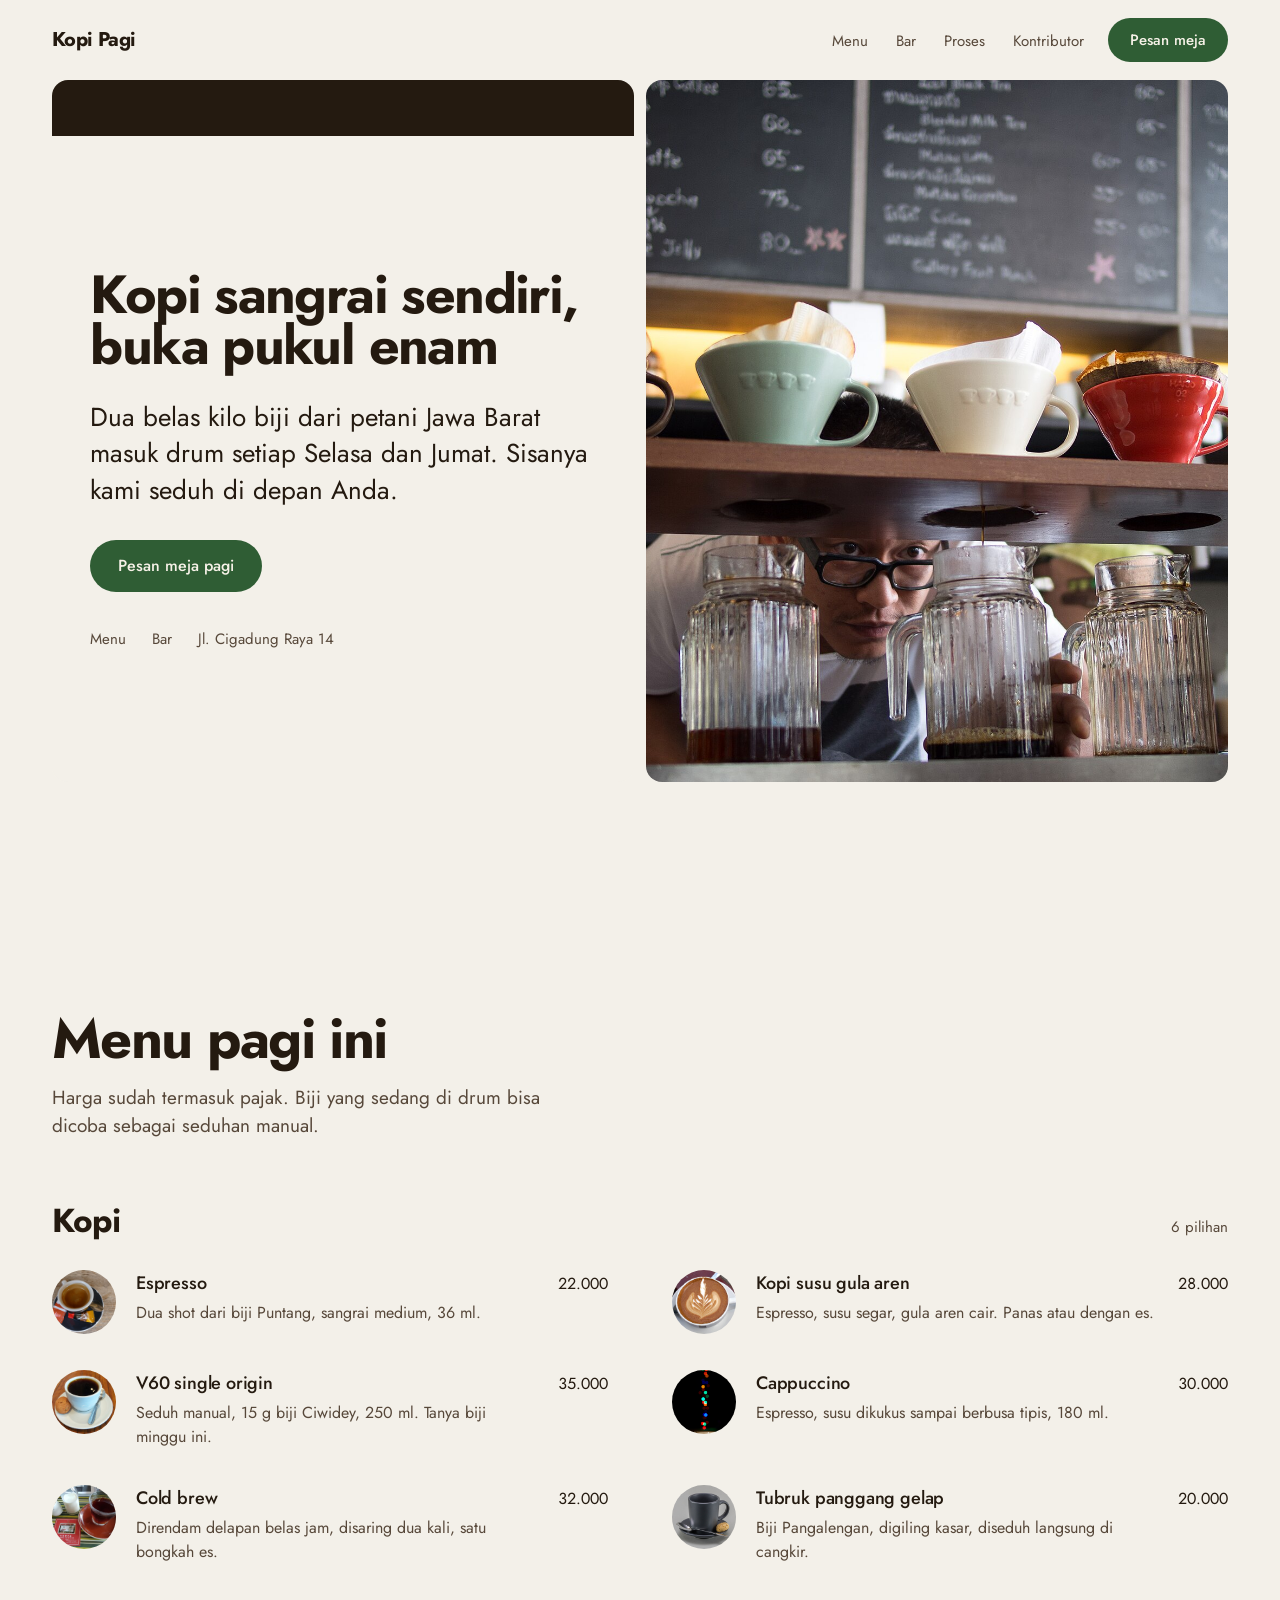
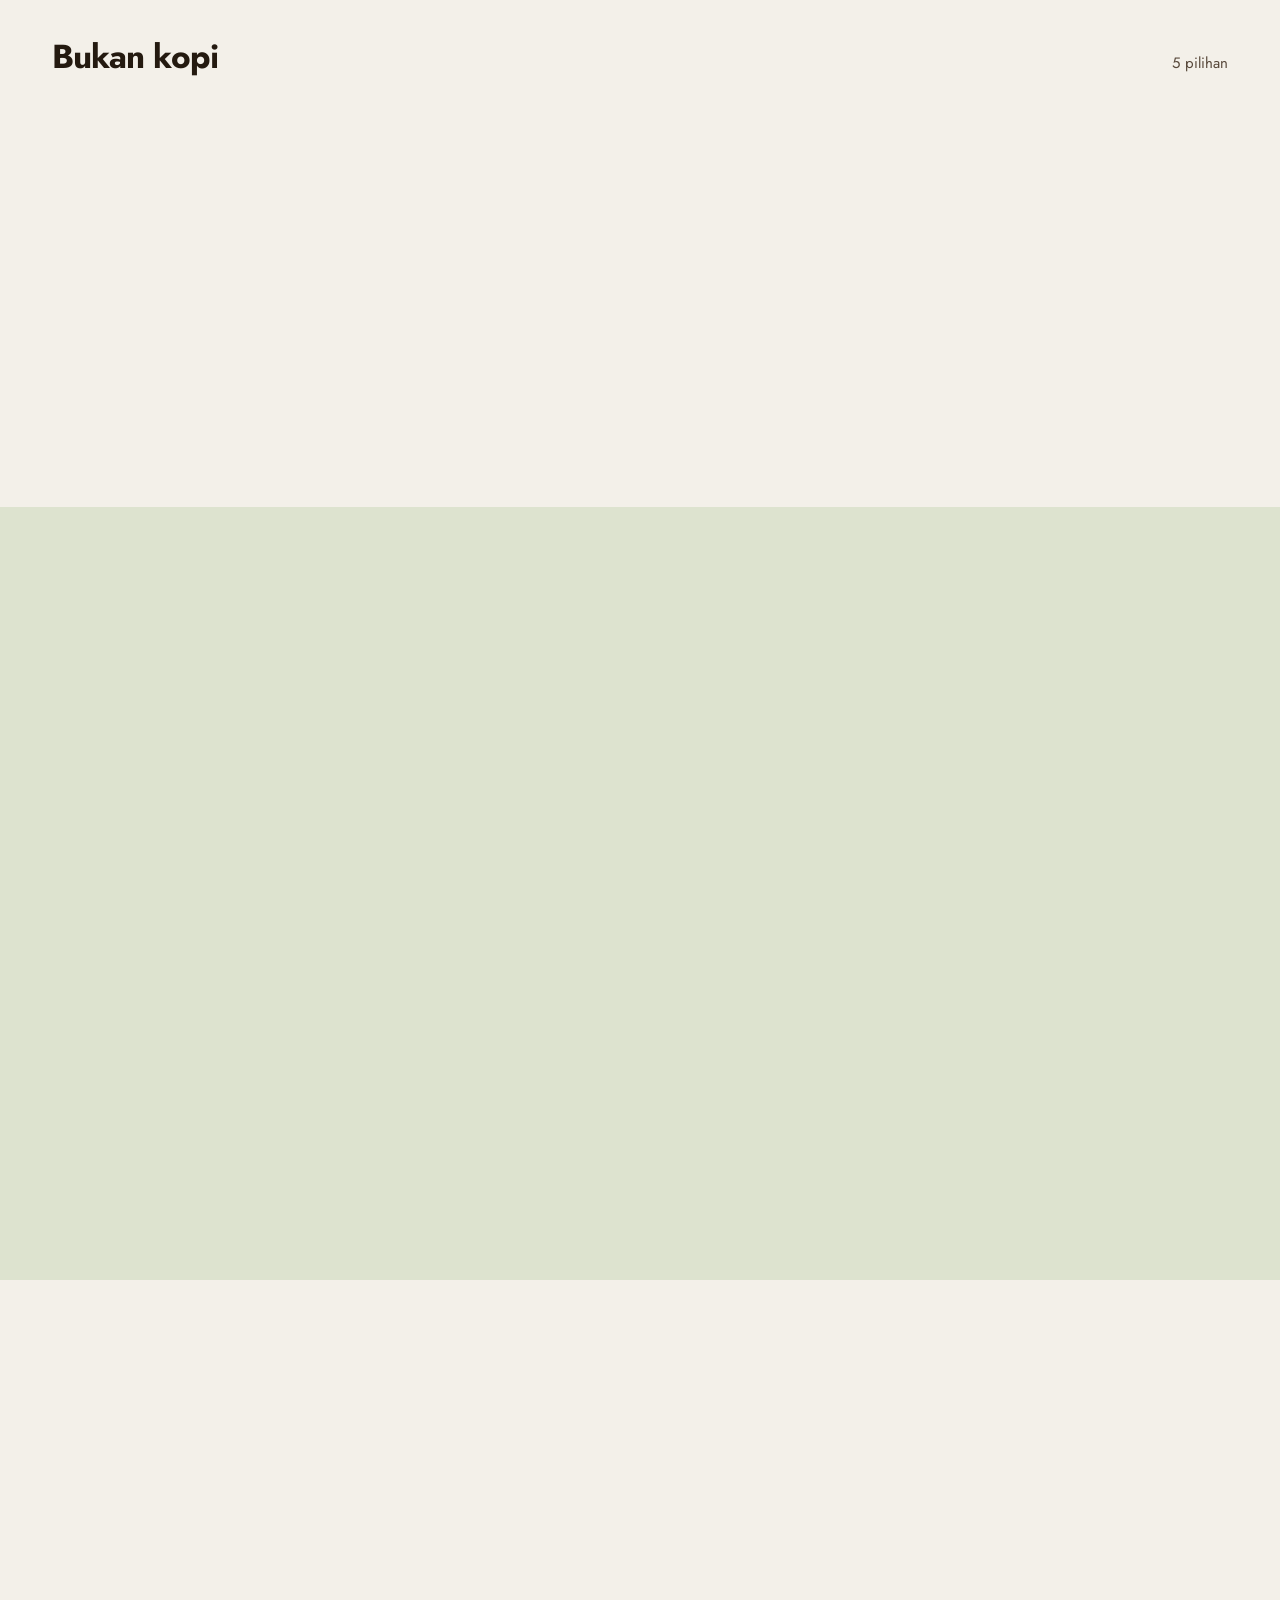
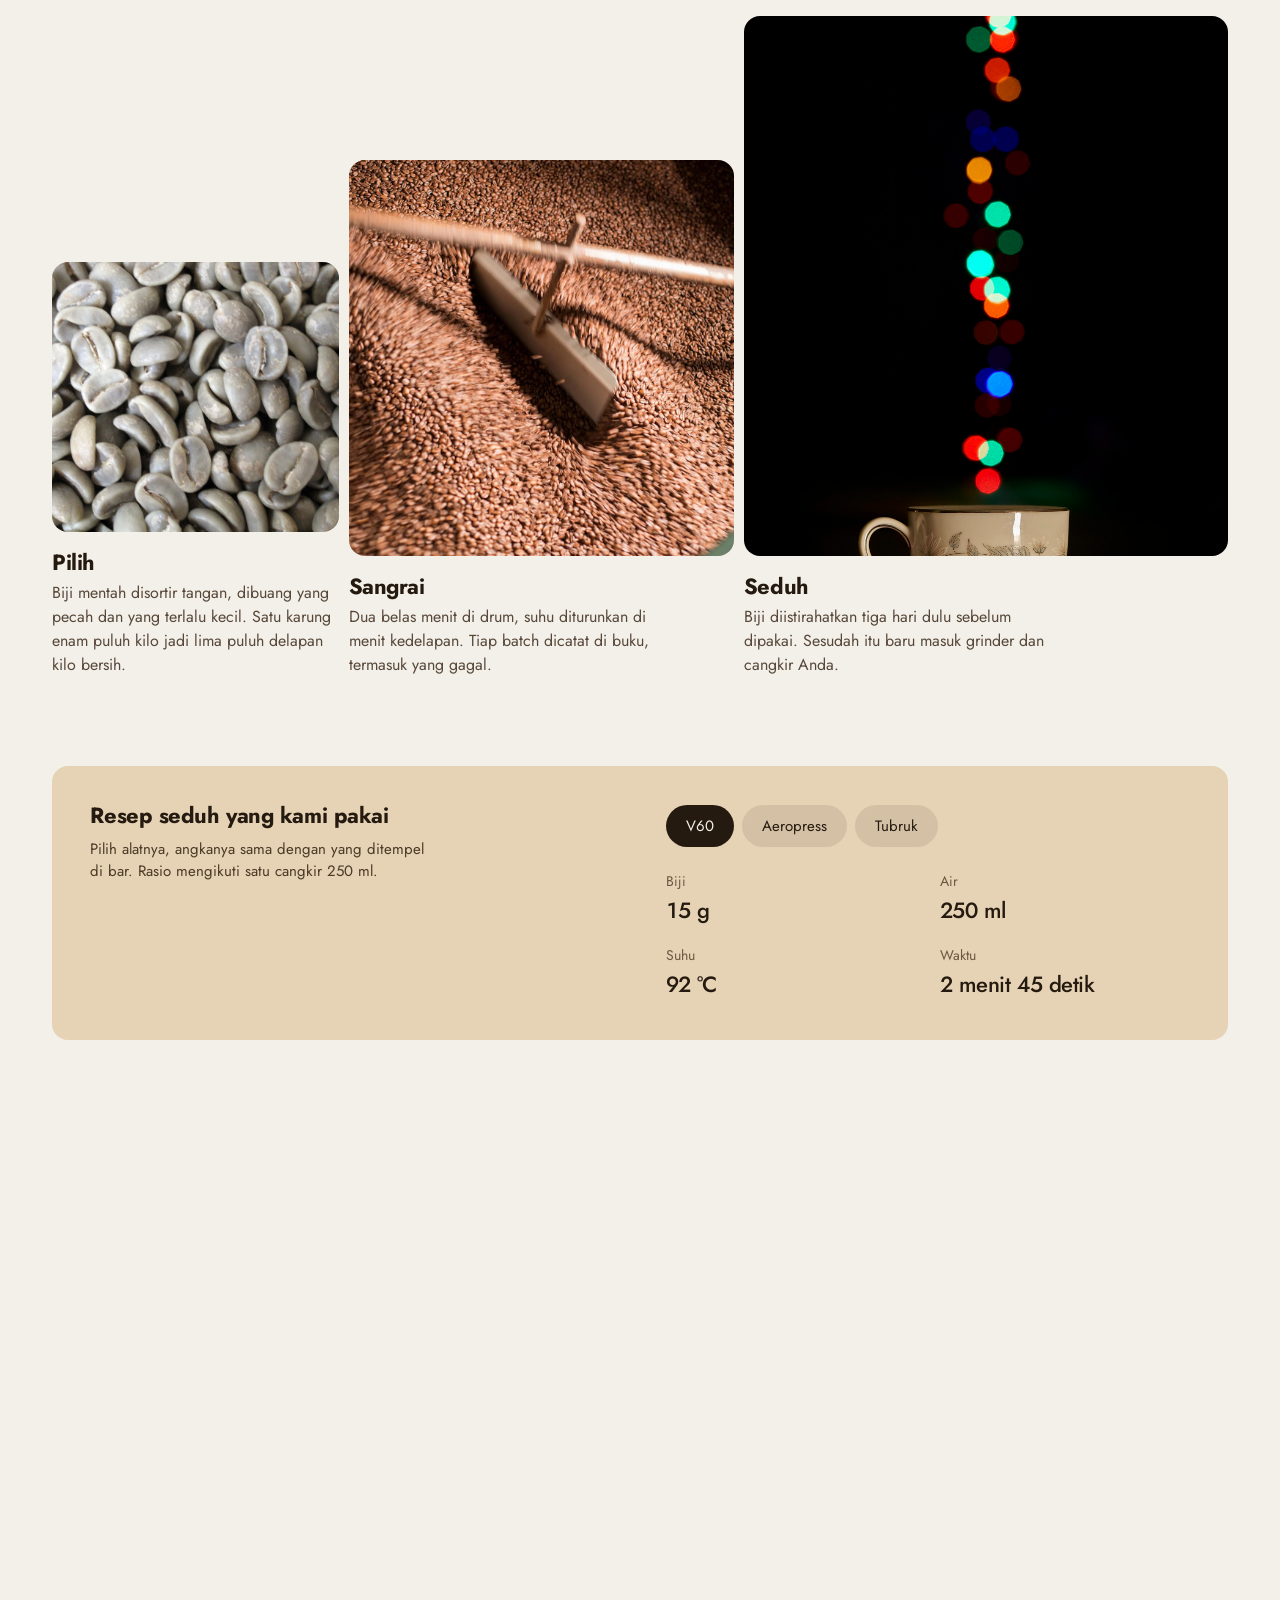
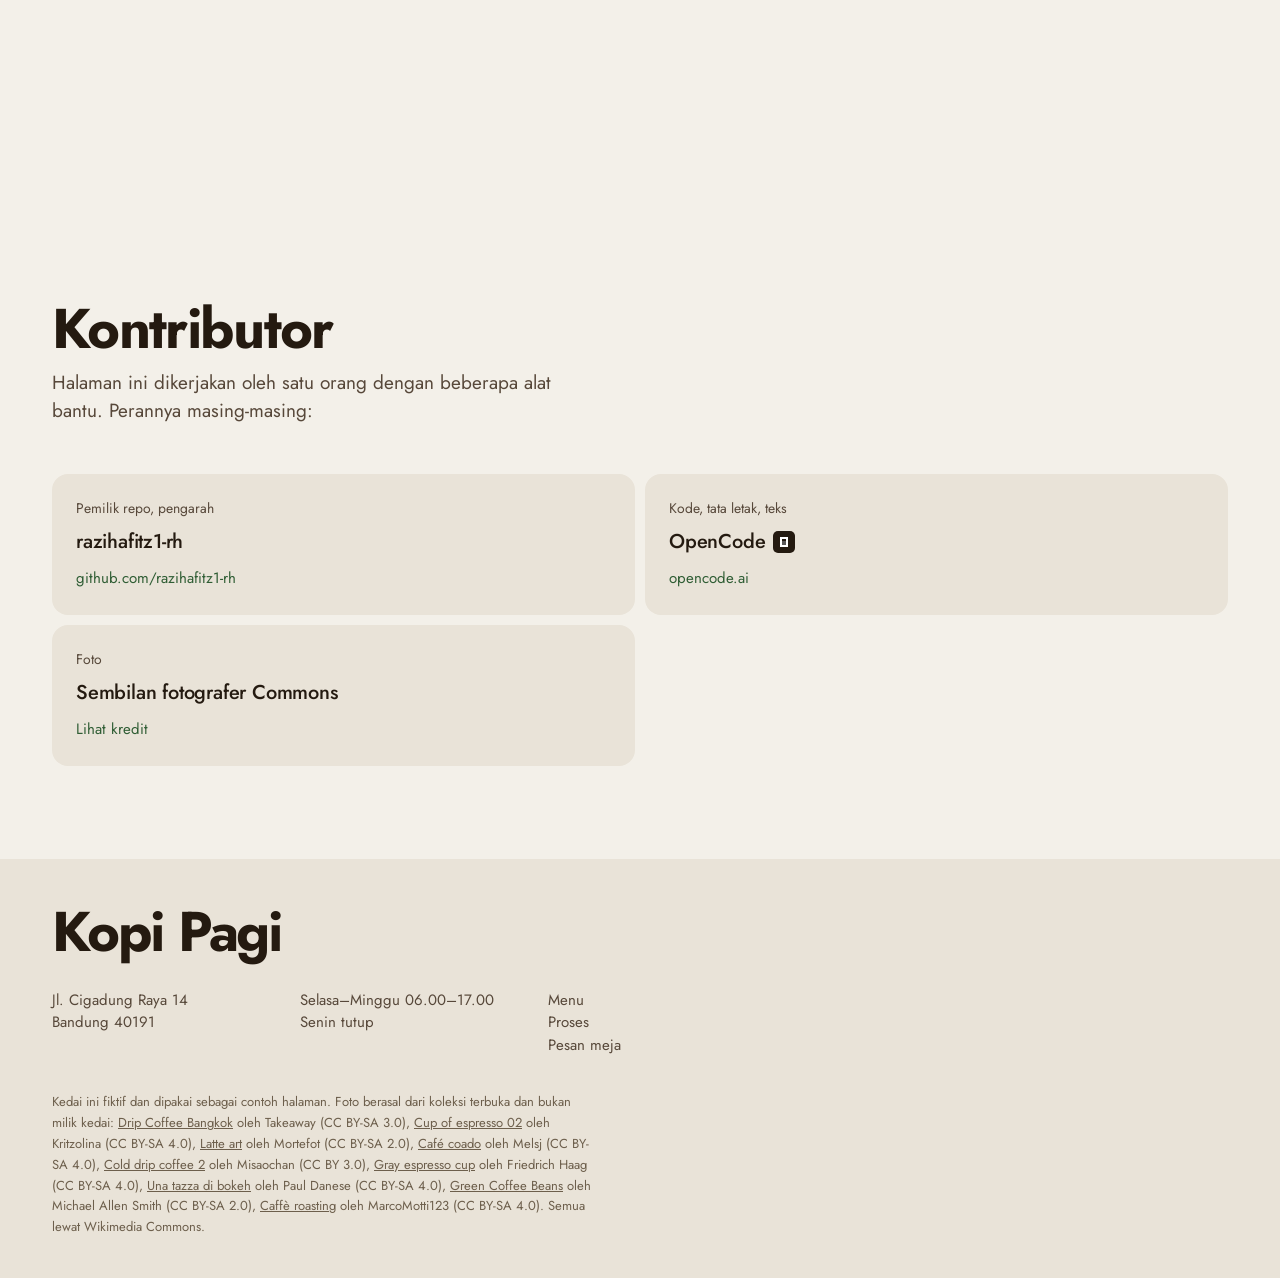
<file: index.html>
<!DOCTYPE html>
<html lang="id">
<head>
<meta charset="UTF-8">
<meta name="viewport" content="width=device-width, initial-scale=1.0">
<title>Kopi Pagi — Sangrai sendiri di Cigadung, buka pukul enam</title>
<link rel="icon" href="data:image/svg+xml,%3Csvg xmlns='http://www.w3.org/2000/svg' viewBox='0 0 32 32'%3E%3Ccircle cx='16' cy='16' r='14' fill='%23241a10'/%3E%3Cellipse cx='16' cy='16' rx='5' ry='8' fill='%23f7f2e8'/%3E%3C/svg%3E">
<meta name="description" content="Kedai sangrai kopi di Cigadung, Bandung. Biji Jawa Barat, disangrai Selasa dan Jumat, diseduh sejak pukul enam.">
<link rel="stylesheet" href="assets/styles.css">
<script>document.documentElement.className += ' js';</script>
</head>
<body>

<a class="skip" href="#menu">Langsung ke menu</a>

<nav class="nav">
  <div class="frame nav__row">
    <a class="wordmark" href="#atas">Kopi Pagi</a>
    <ul class="nav__links">
      <li><a href="#menu">Menu</a></li>
      <li><a href="#ruang">Bar</a></li>
      <li><a href="#proses">Proses</a></li>
      <li><a href="#kontributor">Kontributor</a></li>
    </ul>
    <a class="btn btn--small" href="#kunjungi">Pesan meja</a>
  </div>
</nav>

<header class="hero" id="atas">
  <div class="frame hero__grid">
    <div class="card">
      <h1 class="card__title">Kopi sangrai sendiri, buka pukul enam</h1>
      <p class="card__lead">Dua belas kilo biji dari petani Jawa Barat masuk drum setiap Selasa dan Jumat. Sisanya kami seduh di depan Anda.</p>
      <a class="btn" href="#kunjungi">Pesan meja pagi</a>
      <ul class="card__links">
        <li><a href="#menu">Menu</a></li>
        <li><a href="#ruang">Bar</a></li>
        <li><a href="#kunjungi">Jl. Cigadung Raya 14</a></li>
      </ul>
    </div>
    <div class="stage">
      <img class="stage__photo" src="assets/drip-coffee-bangkok.jpg" width="1920" height="1296" alt="Bar kedai kopi dengan papan menu kapur, rak alat seduh, dan stoples biji di belakang meja." fetchpriority="high">
    </div>
  </div>
</header>

<main>

<section class="menu" id="menu">
  <div class="frame">
    <div class="section-head reveal">
      <h2>Menu pagi ini</h2>
      <p>Harga sudah termasuk pajak. Biji yang sedang di drum bisa dicoba sebagai seduhan manual.</p>
    </div>

    <div class="menu__group">
      <div class="menu__head reveal">
        <h3>Kopi</h3>
        <span class="menu__count">6 pilihan</span>
      </div>
      <ul class="items">
        <li class="item reveal">
          <img class="item__dot" src="assets/cup-of-espresso-02.jpg" width="128" height="128" alt="Espresso dalam cangkir putih di atas tatakan." loading="lazy">
          <div class="item__body">
            <p class="item__line"><span class="item__name">Espresso</span><span class="item__price">22.000</span></p>
            <p class="item__desc">Dua shot dari biji Puntang, sangrai medium, 36 ml.</p>
          </div>
        </li>
        <li class="item reveal">
          <img class="item__dot" src="assets/latte-art.jpg" width="128" height="128" alt="Latte art berbentuk daun di permukaan kopi susu." loading="lazy">
          <div class="item__body">
            <p class="item__line"><span class="item__name">Kopi susu gula aren</span><span class="item__price">28.000</span></p>
            <p class="item__desc">Espresso, susu segar, gula aren cair. Panas atau dengan es.</p>
          </div>
        </li>
        <li class="item reveal">
          <img class="item__dot" src="assets/cafe-coado.jpg" width="128" height="128" alt="Kopi hitam di cangkir putih dengan biskuit di sampingnya." loading="lazy">
          <div class="item__body">
            <p class="item__line"><span class="item__name">V60 single origin</span><span class="item__price">35.000</span></p>
            <p class="item__desc">Seduh manual, 15 g biji Ciwidey, 250 ml. Tanya biji minggu ini.</p>
          </div>
        </li>
        <li class="item reveal">
          <img class="item__dot" src="assets/20231223-una-tazza-di-bokeh-pd104696-1.jpg" width="128" height="128" alt="Cangkir kopi kecil di bawah lampu dengan latar gelap." loading="lazy">
          <div class="item__body">
            <p class="item__line"><span class="item__name">Cappuccino</span><span class="item__price">30.000</span></p>
            <p class="item__desc">Espresso, susu dikukus sampai berbusa tipis, 180 ml.</p>
          </div>
        </li>
        <li class="item reveal">
          <img class="item__dot" src="assets/cold-drip-coffee-2.jpg" width="128" height="128" alt="Cold drip menetes ke labu kaca di atas meja kayu." loading="lazy">
          <div class="item__body">
            <p class="item__line"><span class="item__name">Cold brew</span><span class="item__price">32.000</span></p>
            <p class="item__desc">Direndam delapan belas jam, disaring dua kali, satu bongkah es.</p>
          </div>
        </li>
        <li class="item reveal">
          <img class="item__dot" src="assets/gray-espresso-cup-with-amaretto.jpg" width="128" height="128" alt="Cangkir espresso kelabu dengan sendok kecil di atas tatakan." loading="lazy">
          <div class="item__body">
            <p class="item__line"><span class="item__name">Tubruk panggang gelap</span><span class="item__price">20.000</span></p>
            <p class="item__desc">Biji Pangalengan, digiling kasar, diseduh langsung di cangkir.</p>
          </div>
        </li>
      </ul>
    </div>

    <div class="menu__group">
      <div class="menu__head reveal">
        <h3>Bukan kopi</h3>
        <span class="menu__count">5 pilihan</span>
      </div>
      <ul class="items">
        <li class="item item--plain reveal">
          <div class="item__body">
            <p class="item__line"><span class="item__name">Teh hitam Kayu Aro</span><span class="item__price">18.000</span></p>
            <p class="item__desc">Daun utuh dari Kerinci, diseduh tiga menit, tanpa gula.</p>
          </div>
        </li>
        <li class="item item--plain reveal">
          <div class="item__body">
            <p class="item__line"><span class="item__name">Cokelat panas</span><span class="item__price">26.000</span></p>
            <p class="item__desc">Cokelat tujuh puluh persen dilelehkan dengan susu, sedikit garam.</p>
          </div>
        </li>
        <li class="item item--plain reveal">
          <div class="item__body">
            <p class="item__line"><span class="item__name">Roti bakar srikaya</span><span class="item__price">24.000</span></p>
            <p class="item__desc">Roti gandum panggang, srikaya buatan sendiri, mentega asin.</p>
          </div>
        </li>
        <li class="item item--plain reveal">
          <div class="item__body">
            <p class="item__line"><span class="item__name">Pisang goreng madu</span><span class="item__price">22.000</span></p>
            <p class="item__desc">Pisang kepok, balur tipis, madu hutan. Porsi empat potong.</p>
          </div>
        </li>
        <li class="item item--plain reveal">
          <div class="item__body">
            <p class="item__line"><span class="item__name">Soda jeruk nipis</span><span class="item__price">24.000</span></p>
            <p class="item__desc">Soda dingin, perasan nipis, sirup gula batu.</p>
          </div>
        </li>
      </ul>
    </div>
  </div>
</section>

<section class="room" id="ruang">
  <div class="frame room__grid">
    <div class="room__copy reveal">
      <h2>Bar, papan menu, dan satu drum</h2>
      <p>Semua seduhan lewat bar ini. Papan kapur di belakang mencatat biji yang sedang dipakai, dan rak di atasnya menyimpan alat yang kami pakai hari itu. Drum sangrai ada di ruang belakang, jadi wangi biji baru sampai ke kursi Anda.</p>
      <p class="room__note">Empat belas kursi saja, supaya barista masih bisa mengobrol. Ruang belakang dipakai untuk cupping enam orang, Selasa dan Jumat setelah drum selesai.</p>
    </div>
    <figure class="room__figure reveal">
      <div class="frame-circle" id="galleryFrame" role="button" tabindex="0" aria-label="Ganti gambar bar">
        <img class="frame-circle__img is-on" src="assets/drip-coffee-bangkok.jpg" width="1200" height="1200" alt="Rak alat seduh dan papan menu kapur di belakang bar." loading="lazy">
        <img class="frame-circle__img" src="assets/cup-of-espresso-02.jpg" width="1200" height="1200" alt="Espresso di cangkir putih dengan tatakan hitam." loading="lazy">
        <img class="frame-circle__img" src="assets/latte-art.jpg" width="1200" height="1200" alt="Latte art daun di permukaan kopi susu." loading="lazy">
        <img class="frame-circle__img" src="assets/cafe-coado.jpg" width="1200" height="1200" alt="Kopi hitam di cangkir putih dengan biskuit." loading="lazy">
        <img class="frame-circle__img" src="assets/cold-drip-coffee-2.jpg" width="1200" height="1200" alt="Cold drip menetes ke labu kaca." loading="lazy">
      </div>
      <figcaption class="room__caption" id="galleryCaption">Rak alat seduh dan papan menu kapur di belakang bar.</figcaption>
      <button class="frame-next" id="galleryNext" type="button">Gambar berikutnya</button>
    </figure>
  </div>
</section>

<section class="process" id="proses">
  <div class="frame">
    <div class="process__head">
      <h2 class="reveal">Dari karung ke cangkir</h2>
      <p class="reveal">Tiga tahap yang bisa Anda lihat sendiri kalau datang pagi. Drum menyala pukul tujuh, jadi biji yang baru selesai masih hangat saat diseduh.</p>
    </div>

    <ol class="tiles">
      <li class="tile tile--one reveal">
        <div class="tile__photo"><img src="assets/green-coffee-beans-4075921494.jpg" width="700" height="900" alt="Biji kopi mentah berwarna hijau pucat, tampak dari dekat." loading="lazy"></div>
        <h3>Pilih</h3>
        <p>Biji mentah disortir tangan, dibuang yang pecah dan yang terlalu kecil. Satu karung enam puluh kilo jadi lima puluh delapan kilo bersih.</p>
      </li>
      <li class="tile tile--two reveal">
        <div class="tile__photo"><img src="assets/caffe-roasting.jpg" width="700" height="900" alt="Biji kopi berputar di dalam drum sangrai, tampak dari atas." loading="lazy"></div>
        <h3>Sangrai</h3>
        <p>Dua belas menit di drum, suhu diturunkan di menit kedelapan. Tiap batch dicatat di buku, termasuk yang gagal.</p>
      </li>
      <li class="tile tile--three reveal">
        <div class="tile__photo"><img src="assets/20231223-una-tazza-di-bokeh-pd104696-1.jpg" width="700" height="900" alt="Cangkir kopi kecil di bawah sorot lampu dengan latar gelap." loading="lazy"></div>
        <h3>Seduh</h3>
        <p>Biji diistirahatkan tiga hari dulu sebelum dipakai. Sesudah itu baru masuk grinder dan cangkir Anda.</p>
      </li>
    </ol>

    <div class="recipe reveal">
      <div class="recipe__intro">
        <h3>Resep seduh yang kami pakai</h3>
        <p>Pilih alatnya, angkanya sama dengan yang ditempel di bar. Rasio mengikuti satu cangkir 250 ml.</p>
      </div>
      <div class="recipe__panel">
        <div class="recipe__tabs" role="tablist" aria-label="Pilih alat seduh">
          <button class="tab is-active" role="tab" aria-selected="true" aria-controls="recipeBody" data-recipe="v60" type="button">V60</button>
          <button class="tab" role="tab" aria-selected="false" aria-controls="recipeBody" data-recipe="aeropress" type="button">Aeropress</button>
          <button class="tab" role="tab" aria-selected="false" aria-controls="recipeBody" data-recipe="tubruk" type="button">Tubruk</button>
        </div>
        <dl class="recipe__body" id="recipeBody" role="tabpanel" aria-live="polite">
          <div><dt>Biji</dt><dd id="r-bean">15 g</dd></div>
          <div><dt>Air</dt><dd id="r-water">250 ml</dd></div>
          <div><dt>Suhu</dt><dd id="r-temp">92 °C</dd></div>
          <div><dt>Waktu</dt><dd id="r-time">2 menit 45 detik</dd></div>
        </dl>
      </div>
    </div>
  </div>
</section>

<section class="visit" id="kunjungi">
  <div class="frame">
    <div class="coupon reveal">
      <div class="coupon__left">
        <h2>Ambil meja pagi</h2>
        <p>Kami buka Selasa sampai Minggu, pukul enam sampai lima sore. Senin tutup, termasuk hari libur.</p>
        <p class="coupon__addr">Jl. Cigadung Raya 14, Bandung<br>0821 1900 0614</p>
      </div>
      <div class="coupon__right">
        <form class="form" id="booking" action="mailto:meja@kopipagi.id" method="post" enctype="text/plain">
          <label class="field">
            <span class="field__label">Nama</span>
            <input class="field__input" type="text" name="nama" placeholder="Nama Anda" required>
          </label>
          <label class="field">
            <span class="field__label">Jumlah orang</span>
            <input class="field__input" type="number" name="orang" min="1" max="14" value="2" required>
          </label>
          <label class="field">
            <span class="field__label">Tanggal dan jam</span>
            <input class="field__input" type="text" name="waktu" placeholder="Contoh: Selasa, 07.30" required>
          </label>
          <label class="field">
            <span class="field__label">Catatan</span>
            <input class="field__input" type="text" name="catatan" placeholder="Meja dekat jendela, atau biji tertentu">
          </label>
          <button class="btn btn--wide" type="submit">Kirim lewat email</button>
        </form>
      </div>
    </div>
  </div>
</section>

<section class="credits" id="kontributor">
  <div class="frame">
    <div class="credits__head">
      <h2>Kontributor</h2>
      <p>Halaman ini dikerjakan oleh satu orang dengan beberapa alat bantu. Perannya masing-masing:</p>
    </div>
    <ul class="people">
      <li class="person">
        <p class="person__role">Pemilik repo, pengarah</p>
        <p class="person__name">razihafitz1-rh</p>
        <a class="person__link" href="https://github.com/razihafitz1-rh">github.com/razihafitz1-rh</a>
      </li>
      <li class="person">
        <p class="person__role">Kode, tata letak, teks</p>
        <p class="person__name">OpenCode <img class="person__logo" src="assets/opencode-logo.svg" alt="Logo OpenCode" width="20" height="20" loading="lazy"></p>
        <a class="person__link" href="https://opencode.ai">opencode.ai</a>
      </li>
      <li class="person">
        <p class="person__role">Foto</p>
        <p class="person__name">Sembilan fotografer Commons</p>
        <a class="person__link" href="#kredit">Lihat kredit</a>
      </li>
    </ul>
  </div>
</section>

</main>

<footer class="foot">
  <div class="frame">
    <p class="foot__name">Kopi Pagi</p>
    <div class="foot__cols">
      <p>Jl. Cigadung Raya 14<br>Bandung 40191</p>
      <p>Selasa–Minggu 06.00–17.00<br>Senin tutup</p>
      <p><a href="#menu">Menu</a><br><a href="#proses">Proses</a><br><a href="#kunjungi">Pesan meja</a></p>
    </div>
    <p class="foot__credit" id="kredit">Kedai ini fiktif dan dipakai sebagai contoh halaman. Foto berasal dari koleksi terbuka dan bukan milik kedai:
      <a href="https://commons.wikimedia.org/wiki/File:Drip_Coffee_Bangkok.jpg">Drip Coffee Bangkok</a> oleh Takeaway (CC BY-SA 3.0),
      <a href="https://commons.wikimedia.org/wiki/File:Cup_of_espresso_02.jpg">Cup of espresso 02</a> oleh Kritzolina (CC BY-SA 4.0),
      <a href="https://commons.wikimedia.org/wiki/File:Latte_art.jpg">Latte art</a> oleh Mortefot (CC BY-SA 2.0),
      <a href="https://commons.wikimedia.org/wiki/File:Caf%C3%A9_coado.jpg">Café coado</a> oleh Melsj (CC BY-SA 4.0),
      <a href="https://commons.wikimedia.org/wiki/File:Cold_drip_coffee_2.jpg">Cold drip coffee 2</a> oleh Misaochan (CC BY 3.0),
      <a href="https://commons.wikimedia.org/wiki/File:Gray_espresso_cup_with_amaretto.jpg">Gray espresso cup</a> oleh Friedrich Haag (CC BY-SA 4.0),
      <a href="https://commons.wikimedia.org/wiki/File:20231223_una_tazza_di_bokeh_PD104696_1.jpg">Una tazza di bokeh</a> oleh Paul Danese (CC BY-SA 4.0),
      <a href="https://commons.wikimedia.org/wiki/File:Green_Coffee_Beans_(4075921494).jpg">Green Coffee Beans</a> oleh Michael Allen Smith (CC BY-SA 2.0),
      <a href="https://commons.wikimedia.org/wiki/File:Caff%C3%A8_roasting.jpg">Caffè roasting</a> oleh MarcoMotti123 (CC BY-SA 4.0).
      Semua lewat Wikimedia Commons.</p>
  </div>
</footer>

<script src="assets/main.js"></script>
</body>
</html>
</file>
<file: assets/styles.css>
@font-face {
  font-family: "Jost";
  font-style: normal;
  font-weight: 400;
  font-display: swap;
  src: url("fonts/jost-400-latin.woff2") format("woff2");
  unicode-range: U+0000-00FF, U+0131, U+0152-0153, U+02BB-02BC, U+02C6, U+02DA, U+02DC, U+2000-206F, U+20AC, U+2122, U+2212, U+FEFF, U+FFFD;
}
@font-face {
  font-family: "Jost";
  font-style: normal;
  font-weight: 400;
  font-display: swap;
  src: url("fonts/jost-400-latin-ext.woff2") format("woff2");
  unicode-range: U+0100-02BA, U+02BD-02C5, U+02C7-02CC, U+02CE-02D7, U+02DD-02FF, U+0304, U+0308, U+0329, U+1D00-1DBF, U+1E00-1E9F, U+1EF2-1EFF, U+2020, U+20A0-20AB, U+20AD-20C4, U+2113, U+2C60-2C7F, U+A720-A7FF;
}
@font-face {
  font-family: "Jost";
  font-style: normal;
  font-weight: 500;
  font-display: swap;
  src: url("fonts/jost-500-latin.woff2") format("woff2");
  unicode-range: U+0000-00FF, U+0131, U+0152-0153, U+02BB-02BC, U+02C6, U+02DA, U+02DC, U+2000-206F, U+20AC, U+2122, U+2212, U+FEFF, U+FFFD;
}
@font-face {
  font-family: "Jost";
  font-style: normal;
  font-weight: 700;
  font-display: swap;
  src: url("fonts/jost-700-latin.woff2") format("woff2");
  unicode-range: U+0000-00FF, U+0131, U+0152-0153, U+02BB-02BC, U+02C6, U+02DA, U+02DC, U+2000-206F, U+20AC, U+2122, U+2212, U+FEFF, U+FFFD;
}

/* Kopi Pagi — landing page
   Palette: cream ground, coffee ink, one green accent, two fields.
   Motif: the circle (cup rim, bean, drum) — button, photo frame, bullets. */

:root {
  --bg: #f3f0e9;
  --surface: #e9e3d8;
  --ink: #241a10;
  --muted: #57483a;
  --accent: #2f5d34;
  --accent-ink: #f7f2e8;
  --field-1: #dde3cf;
  --field-2: #e6d2b4;

  --step-small: clamp(0.8125rem, 0.79rem + 0.1vw, 0.875rem);
  --step-body: clamp(1.0625rem, 1rem + 0.25vw, 1.1875rem);
  --step-lead: clamp(1.25rem, 1.1rem + 0.7vw, 1.625rem);
  --step-head: clamp(2rem, 1.3rem + 3.2vw, 3.5rem);

  --gutter: clamp(16px, 3.2vw, 32px);
  --gap: clamp(64px, 9vw, 160px);
  --radius: 16px;
  --ease: cubic-bezier(0.22, 0.61, 0.36, 1);
}

* { margin: 0; padding: 0; box-sizing: border-box; }

html { scroll-behavior: smooth; }

body {
  background: var(--bg);
  color: var(--ink);
  font-family: "Jost", system-ui, -apple-system, "Segoe UI", sans-serif;
  font-size: var(--step-body);
  line-height: 1.5;
  -webkit-font-smoothing: antialiased;
}

img { display: block; max-width: 100%; height: auto; }
a { color: inherit; }
ul, ol { list-style: none; }

h1, h2, h3 {
  font-weight: 700;
  letter-spacing: -0.03em;
  line-height: 0.95;
  text-wrap: balance;
}

.frame {
  width: 100%;
  max-width: 1240px;
  margin-inline: auto;
  padding-inline: var(--gutter);
}

.skip {
  position: absolute;
  left: -9999px;
  top: 0;
  background: var(--ink);
  color: var(--bg);
  padding: 12px 18px;
  z-index: 100;
}
.skip:focus { left: 12px; top: 12px; }

:focus-visible {
  outline: 3px solid var(--accent);
  outline-offset: 3px;
}

/* ---------- button: one shape, fully round ---------- */

.btn {
  display: inline-flex;
  align-items: center;
  justify-content: center;
  min-height: 52px;
  padding: 0 28px;
  border: 0;
  border-radius: 999px;
  background: var(--accent);
  color: var(--accent-ink);
  font: inherit;
  font-weight: 500;
  font-size: 1rem;
  text-decoration: none;
  cursor: pointer;
  transition: background 0.2s var(--ease), transform 0.15s var(--ease);
}
.btn:hover { background: #24492a; }
.btn:active { transform: scale(0.97); }
.btn--small { min-height: 44px; padding: 0 22px; font-size: 0.9375rem; }
.btn--wide { width: 100%; min-height: 56px; }

/* ---------- nav ---------- */

.nav { padding-block: 18px; }
.nav__row {
  display: flex;
  align-items: center;
  gap: 24px;
}
.wordmark {
  font-weight: 700;
  font-size: 1.25rem;
  letter-spacing: -0.03em;
  text-decoration: none;
  margin-right: auto;
}
.nav__links {
  display: flex;
  gap: 28px;
}
.nav__links a {
  text-decoration: none;
  font-size: 0.9375rem;
  color: var(--muted);
  transition: color 0.2s var(--ease);
}
.nav__links a:hover { color: var(--ink); }

/* ---------- hero ---------- */

.hero { padding-bottom: var(--gap); }

.hero__grid {
  display: grid;
  grid-template-columns: 1fr 1fr;
  gap: 12px;
  align-items: start;
}

.card {
  position: relative;
  background: var(--bg);
  border-radius: var(--radius);
  padding: clamp(24px, 3vw, 44px);
  padding-top: clamp(80px, 8vw, 96px);
  min-height: 78svh;
  display: flex;
  flex-direction: column;
  justify-content: center;
  overflow: hidden;
}
/* the banner: flat ink band across the card's top */
.card::before {
  content: "";
  position: absolute;
  inset: 0 0 auto 0;
  height: 56px;
  background: var(--ink);
}

.card__title {
  font-size: clamp(2.4rem, 4.2vw, 3.9rem);
  max-width: 20ch;
}
.card__lead {
  font-size: var(--step-lead);
  line-height: 1.4;
  color: var(--ink);
  max-width: 34ch;
  margin: 28px 0 32px;
}
.card .btn { align-self: flex-start; }

.card__links {
  display: flex;
  flex-wrap: wrap;
  gap: 8px 26px;
  margin-top: 36px;
  font-size: 0.9375rem;
}
.card__links a {
  color: var(--muted);
  text-decoration: none;
  padding-bottom: 2px;
  transition: color 0.2s var(--ease);
}
.card__links a:hover { color: var(--ink); }

.stage {
  position: sticky;
  top: 12px;
  border-radius: var(--radius);
  overflow: hidden;
  height: min(78svh, 760px);
  background: var(--surface);
}
.stage__photo {
  width: 100%;
  height: 100%;
  object-fit: cover;
}

/* ---------- section headings ---------- */

.section-head { max-width: 46ch; margin-bottom: clamp(40px, 5vw, 72px); }
.section-head h2 {
  font-size: var(--step-head);
  margin-bottom: 18px;
}
.section-head p { color: var(--muted); max-width: 52ch; }

/* ---------- menu ---------- */

.menu { padding-block: var(--gap) 0; }

.menu__group + .menu__group { margin-top: clamp(48px, 6vw, 88px); }

.menu__head {
  display: flex;
  align-items: baseline;
  justify-content: space-between;
  gap: 16px;
  margin-bottom: 32px;
}
.menu__head h3 { font-size: clamp(1.75rem, 2.6vw, 2.5rem); }
.menu__count { font-size: 0.9375rem; color: var(--muted); }

.items {
  display: grid;
  grid-template-columns: 1fr 1fr;
  column-gap: 64px;
  row-gap: 36px;
}

.item {
  display: grid;
  grid-template-columns: 64px 1fr;
  gap: 20px;
  align-items: start;
}
.item--plain { grid-template-columns: 1fr; }
.item__dot {
  width: 64px;
  height: 64px;
  border-radius: 50%;
  object-fit: cover;
  background: var(--surface);
}
.item__line {
  display: flex;
  align-items: baseline;
  gap: 12px;
  justify-content: space-between;
}
.item__name {
  font-weight: 500;
  font-size: 1.125rem;
  letter-spacing: -0.01em;
}
.item__price {
  font-size: 1rem;
  color: var(--ink);
  font-variant-numeric: tabular-nums;
  white-space: nowrap;
}
.item__desc {
  font-size: 1rem;
  color: var(--muted);
  max-width: 40ch;
  margin-top: 4px;
}

/* ---------- room / gallery ---------- */

.room {
  padding-block: var(--gap);
  margin-top: var(--gap);
  background: var(--field-1);
}
.room__grid {
  display: grid;
  grid-template-columns: 1fr 1fr;
  gap: clamp(32px, 5vw, 80px);
  align-items: center;
}
.room__copy h2 {
  font-size: var(--step-head);
  max-width: 18ch;
  margin-bottom: 28px;
}
.room__copy p { max-width: 46ch; }
.room__note {
  margin-top: 20px;
  color: #3c4a2f;
  max-width: 44ch;
}

.room__figure { margin: 0; }

.frame-circle {
  position: relative;
  width: min(100%, 440px);
  aspect-ratio: 1;
  border-radius: 50%;
  overflow: hidden;
  margin-inline: auto;
  background: var(--surface);
  cursor: pointer;
}
.frame-circle__img {
  position: absolute;
  inset: 0;
  width: 100%;
  height: 100%;
  object-fit: cover;
  opacity: 0;
  transition: opacity 1.2s var(--ease);
}
.frame-circle__img.is-on { opacity: 1; }

.room__caption {
  margin-top: 20px;
  text-align: center;
  font-size: 0.9375rem;
  color: #3c4a2f;
  min-height: 1.5em;
}
.frame-next {
  display: block;
  margin: 18px auto 0;
  background: none;
  border: 0;
  font: inherit;
  font-size: 0.9375rem;
  color: var(--ink);
  cursor: pointer;
  padding: 10px 4px;
  text-decoration: underline;
  text-decoration-thickness: 2px;
  text-underline-offset: 4px;
  transition: opacity 0.2s var(--ease);
}
.frame-next:hover { opacity: 0.6; }

/* ---------- process ---------- */

.process { padding-block: var(--gap); }

.process__head { max-width: 54ch; margin-bottom: clamp(40px, 5vw, 72px); }
.process__head h2 { font-size: var(--step-head); margin-bottom: 18px; }
.process__head p { color: var(--muted); max-width: 48ch; }

.tiles {
  display: grid;
  grid-template-columns: repeat(12, 1fr);
  gap: 10px;
  align-items: end;
}
.tile { display: flex; flex-direction: column; }
.tile--one { grid-column: span 3; }
.tile--two { grid-column: span 4; }
.tile--three { grid-column: span 5; }

.tile__photo {
  border-radius: var(--radius);
  overflow: hidden;
  background: var(--surface);
  height: 30vh;
}
.tile--two .tile__photo { height: 44vh; }
.tile--three .tile__photo { height: 60vh; }
.tile__photo img {
  width: 100%;
  height: 100%;
  object-fit: cover;
}
.tile h3 {
  font-size: 1.375rem;
  letter-spacing: -0.02em;
  margin: 20px 0 8px;
}
.tile p { font-size: 1rem; color: var(--muted); max-width: 32ch; }

/* live thing: recipe selector */

.recipe {
  margin-top: clamp(56px, 7vw, 96px);
  display: grid;
  grid-template-columns: 1fr 1fr;
  gap: clamp(24px, 4vw, 56px);
  align-items: start;
  background: var(--field-2);
  border-radius: var(--radius);
  padding: clamp(24px, 3vw, 44px);
}
.recipe__intro h3 { font-size: 1.375rem; letter-spacing: -0.02em; margin-bottom: 12px; }
.recipe__intro p { color: #4a3a26; max-width: 38ch; font-size: 0.9375rem; }

/* ---------- recipe selector ---------- */
.tab {
  font: inherit;
  font-size: 0.9375rem;
  padding: 10px 20px;
  border-radius: 999px;
  border: 0;
  background: rgba(36, 26, 16, 0.09);
  color: var(--ink);
  cursor: pointer;
  transition: background 0.2s var(--ease), color 0.2s var(--ease);
}
.tab:hover { background: rgba(36, 26, 16, 0.16); }
.tab.is-active { background: var(--ink); color: var(--bg); }

.recipe__body {
  margin-top: 24px;
  display: grid;
  grid-template-columns: 1fr 1fr;
  gap: 18px 24px;
}
.recipe__body dt {
  font-size: 0.875rem;
  color: #6a5940;
  margin-bottom: 2px;
}
.recipe__body dd {
  font-size: 1.375rem;
  font-weight: 500;
  letter-spacing: -0.02em;
  font-variant-numeric: tabular-nums;
}

.recipe__tabs { display: flex; gap: 8px; flex-wrap: wrap; }

.visit { padding-block: var(--gap); }

.coupon {
  display: grid;
  grid-template-columns: 0.9fr 1.1fr;
  gap: clamp(24px, 4vw, 64px);
  background: var(--ink);
  color: var(--bg);
  border-radius: var(--radius);
  padding: clamp(28px, 4vw, 56px);
  position: relative;
}
.coupon::before,
.coupon::after {
  content: "";
  position: absolute;
  width: 40px;
  height: 40px;
  border-radius: 50%;
  background: var(--bg);
  top: 50%;
  transform: translateY(-50%);
}
.coupon::before { left: calc(45% - 20px); }
.coupon::after { right: -20px; display: none; }

.coupon__left {
  padding-right: 40px;
  border-right: 0;
}
.coupon__left h2 {
  font-size: var(--step-head);
  max-width: 12ch;
  margin-bottom: 20px;
}
.coupon__left p { color: #d8cdba; max-width: 34ch; font-size: 1rem; }
.coupon__addr { margin-top: 22px; color: var(--bg); }

.form { display: grid; gap: 10px; }
.field { display: block; }
.field__label {
  display: block;
  font-size: 0.8125rem;
  color: #b9ad99;
  margin-bottom: 6px;
}
.field__input {
  width: 100%;
  height: 52px;
  padding: 0 16px;
  border: 0;
  border-radius: 8px;
  background: #3a2c1d;
  color: var(--bg);
  font: inherit;
  font-size: 1rem;
}
.field__input::placeholder { color: #8d7f6b; }
.field__input:focus-visible { outline: 3px solid var(--field-2); outline-offset: 2px; }
.form .btn { margin-top: 8px; background: var(--bg); color: var(--ink); }
.form .btn:hover { background: #fffdf7; }

/* ---------- contributors ---------- */

.credits { padding: 0 0 calc(var(--gap) * 0.8); }

.credits__head { max-width: 46ch; margin-bottom: clamp(28px, 4vw, 48px); }
.credits__head h2 {
  font-size: var(--step-head);
  margin-bottom: 14px;
}
.credits__head p { color: var(--muted); }

.people {
  display: grid;
  grid-template-columns: repeat(2, 1fr);
  gap: 10px;
}
.person {
  background: var(--surface);
  border-radius: var(--radius);
  padding: 24px;
}
.person__role {
  font-size: var(--step-small);
  color: var(--muted);
  margin-bottom: 8px;
}
.person__name {
  display: flex;
  align-items: center;
  gap: 8px;
  font-size: 1.25rem;
  font-weight: 500;
  letter-spacing: -0.01em;
}
.person__logo {
  width: 22px;
  height: 22px;
  padding: 3px;
  border-radius: 5px;
  background: var(--ink);
}
.person__link {
  display: inline-block;
  margin-top: 10px;
  font-size: 0.9375rem;
  color: var(--accent);
  text-decoration: none;
  padding-bottom: 2px;
}
.person__link:hover { text-decoration: underline; text-underline-offset: 4px; }

/* ---------- footer ---------- */

.foot {
  padding-block: 48px 40px;
  background: var(--surface);
}
.foot__name {
  font-size: clamp(2.5rem, 5vw, 3.5rem);
  font-weight: 700;
  letter-spacing: -0.04em;
  line-height: 0.9;
  margin-bottom: 32px;
}
.foot__cols {
  display: grid;
  grid-template-columns: repeat(3, 1fr);
  gap: 24px;
  font-size: 0.9375rem;
  color: var(--muted);
  max-width: 720px;
}
.foot__cols a { text-decoration: none; }
.foot__cols a:hover { color: var(--ink); }
.foot__credit {
  margin-top: 36px;
  font-size: 0.8125rem;
  line-height: 1.6;
  color: #6d5f4c;
  max-width: 68ch;
}

/* ---------- motion: entrances ---------- */

html.js .reveal {
  opacity: 0;
  transform: translateY(24px);
  transition: opacity 0.7s var(--ease), transform 0.7s var(--ease);
}
html.js .reveal.in { opacity: 1; transform: none; }

html.js .card__title,
html.js .card__lead,
html.js .card > .btn,
html.js .card__links {
  animation: rise 0.7s var(--ease) both;
}
html.js .card__title { animation-delay: 0.06s; }
html.js .card__lead { animation-delay: 0.12s; }
html.js .card > .btn { animation-delay: 0.18s; }
html.js .card__links { animation-delay: 0.24s; }
@keyframes rise {
  from { opacity: 0; transform: translateY(20px); }
}

html.js .stage { animation: fadein 1.1s var(--ease) both; }
@keyframes fadein { from { opacity: 0; } }

/* ---------- responsive ---------- */

@media (max-width: 900px) {
  .nav__links { display: none; }
  .hero__grid { grid-template-columns: 1fr; }
  .stage {
    order: -1;
    position: relative;
    top: 0;
    height: 48svh;
  }
  .card {
    margin-top: -24px;
    min-height: 0;
    padding-top: 80px;
    z-index: 1;
  }
  .card::before { height: 40px; }
  .items { grid-template-columns: 1fr; row-gap: 28px; }
  .item { grid-template-columns: 52px 1fr; gap: 16px; }
  .item--plain { grid-template-columns: 1fr; }
.item__dot { width: 52px; height: 52px; }
  .room__grid { grid-template-columns: 1fr; }
  .room__figure { order: -1; }
  .tiles { grid-template-columns: 1fr; gap: 28px; }
  .tile--one, .tile--two, .tile--three { grid-column: 1; }
  .tile__photo { height: 34vw; }
  .tile--two .tile__photo { height: 46vw; }
  .tile--three .tile__photo { height: 62vw; }
  .tile h3 { margin-top: 14px; }
  .recipe { grid-template-columns: 1fr; }
  .coupon { grid-template-columns: 1fr; }
  .coupon::before,
  .coupon::after {
    top: auto;
    bottom: auto;
    left: 50%;
    transform: translateX(-50%);
    width: 32px;
    height: 32px;
  }
  .coupon::before { top: 46%; }
  .coupon::after { display: block; bottom: auto; top: calc(46% + 0px); left: 50%; }
  .coupon__left { padding-right: 0; padding-bottom: 44px; }
  .foot__cols { grid-template-columns: 1fr; gap: 16px; }
  .people { grid-template-columns: 1fr; }
}

@media (prefers-reduced-motion: reduce) {
  html { scroll-behavior: auto; }
  *, *::before, *::after {
    animation-duration: 0.001ms !important;
    animation-iteration-count: 1 !important;
    transition-duration: 0.001ms !important;
  }
  html.js .reveal { opacity: 1; transform: none; }
}
</file>
